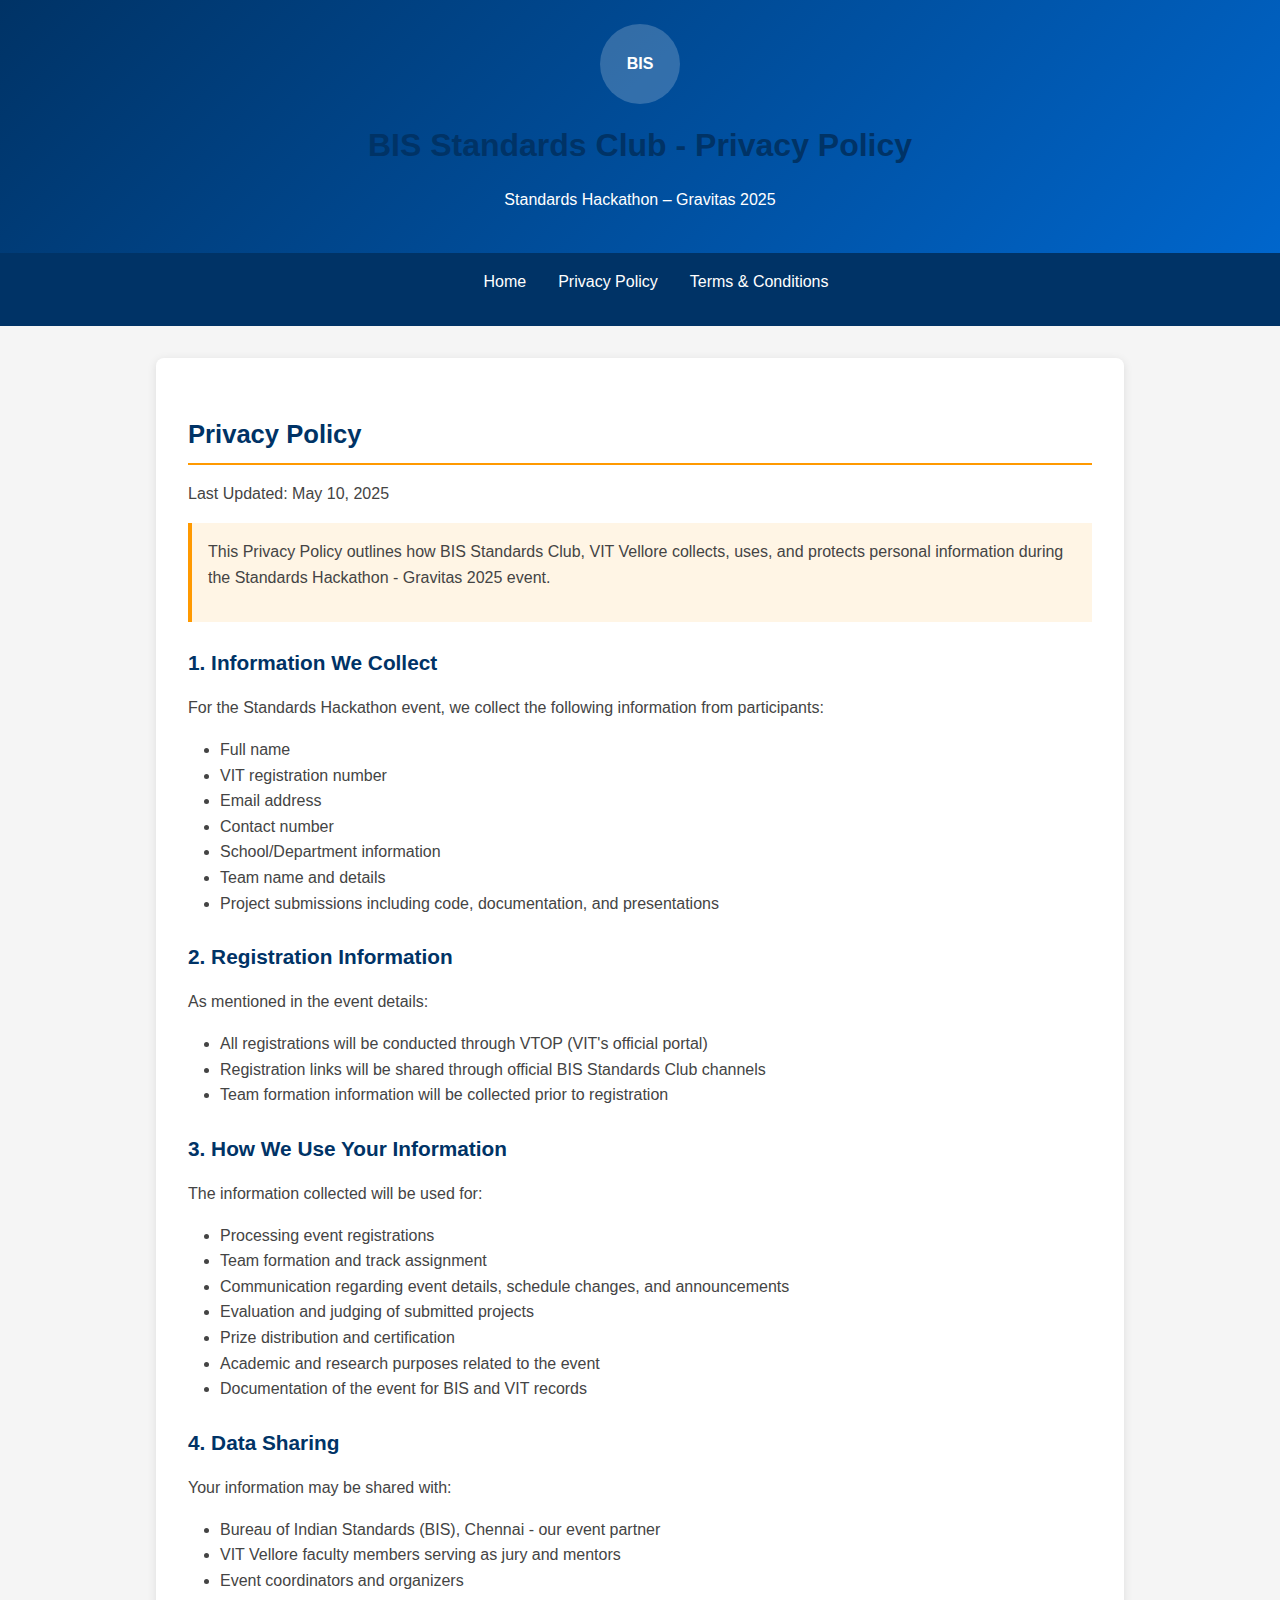
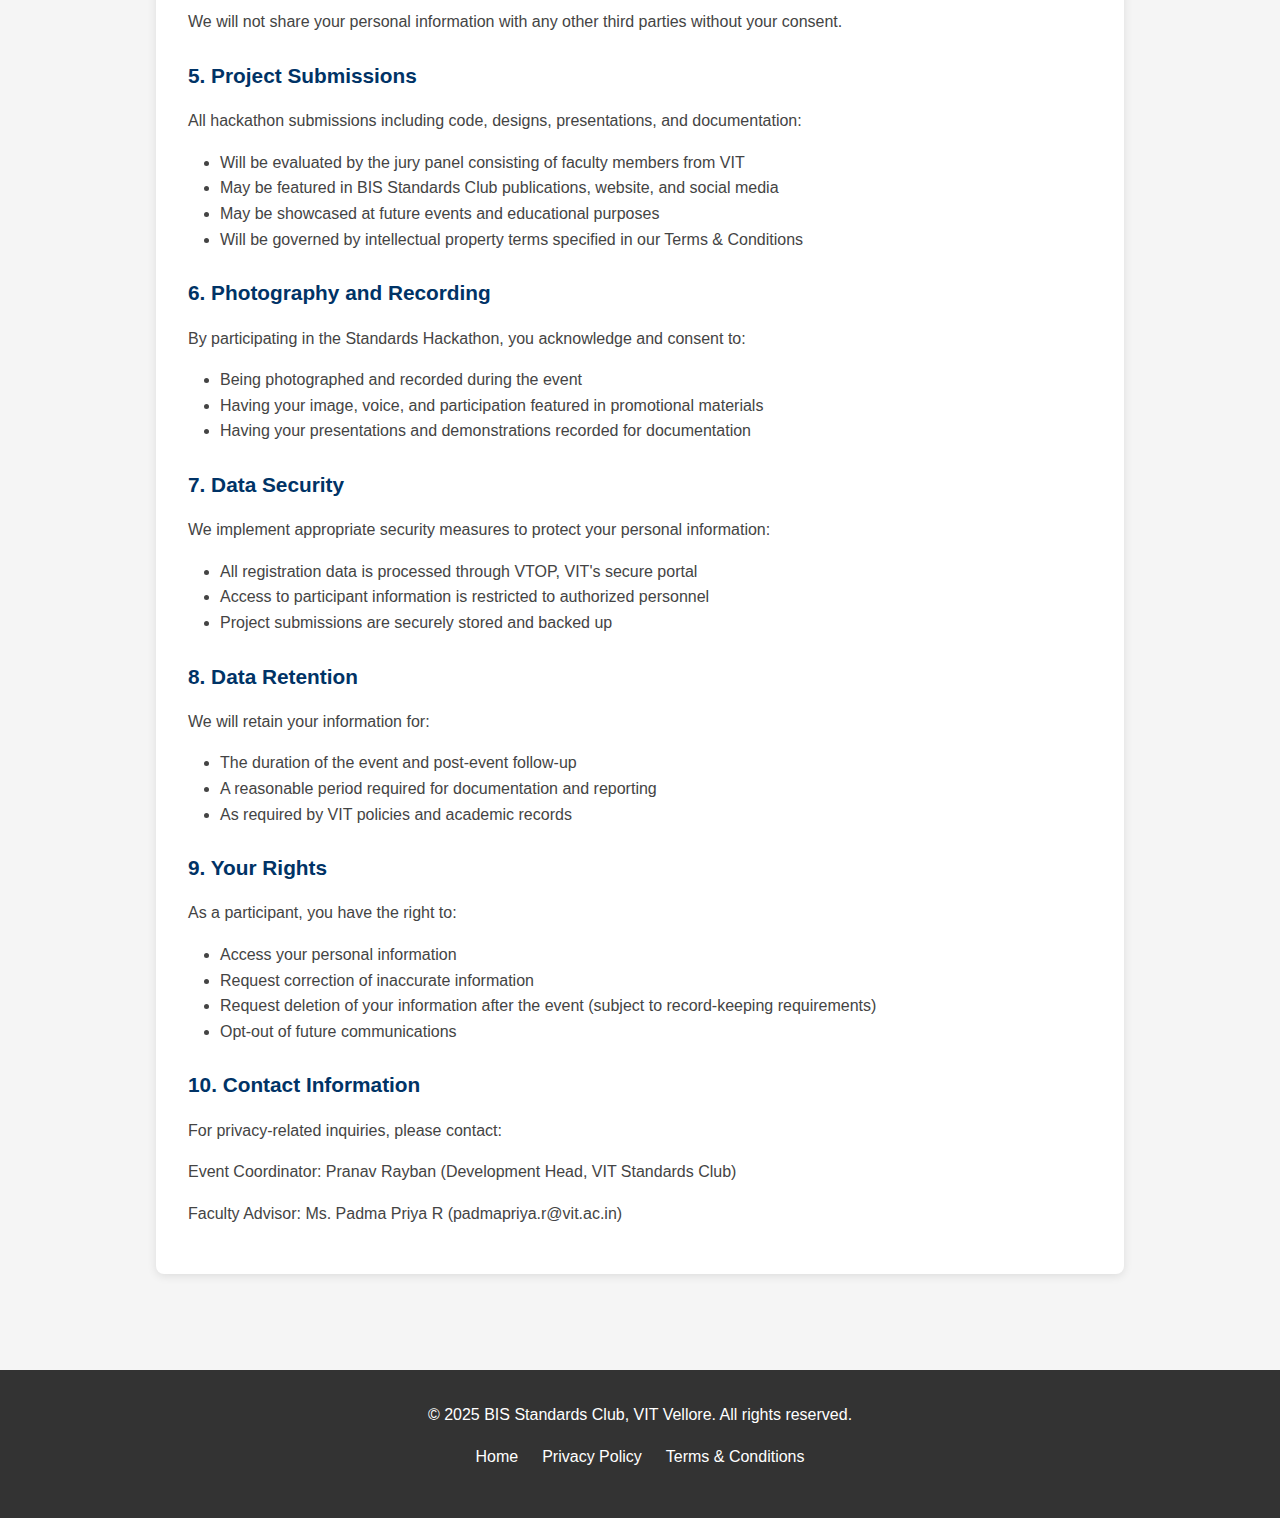
<file: privacy.html>
<!DOCTYPE html>
<html lang="en">
<head>
    <meta charset="UTF-8">
    <meta name="viewport" content="width=device-width, initial-scale=1.0">
    <title>BIS Standards Club - Privacy Policy</title>
    <style>
        :root {
            --primary: #003366;
            --secondary: #0066cc;
            --accent: #ff9900;
            --light: #f5f5f5;
            --dark: #333333;
            --text: #444444;
        }
        
        * {
            margin: 0;
            padding: 0;
            box-sizing: border-box;
            font-family: 'Segoe UI', Tahoma, Geneva, Verdana, sans-serif;
        }
        
        body {
            background-color: var(--light);
            color: var(--text);
            line-height: 1.6;
        }
        
        header {
            background: linear-gradient(135deg, var(--primary), var(--secondary));
            color: white;
            padding: 1.5rem 1rem;
            text-align: center;
            position: relative;
        }
        
        .logo-placeholder {
            background-color: rgba(255, 255, 255, 0.2);
            width: 80px;
            height: 80px;
            border-radius: 50%;
            display: flex;
            align-items: center;
            justify-content: center;
            margin: 0 auto 1rem;
            font-weight: bold;
            font-size: 1rem;
        }
        
        nav {
            background-color: var(--primary);
            padding: 0.5rem 1rem;
        }
        
        nav ul {
            list-style: none;
            display: flex;
            justify-content: center;
            flex-wrap: wrap;
        }
        
        nav li {
            margin: 0.5rem 1rem;
        }
        
        nav a {
            color: white;
            text-decoration: none;
            font-weight: 500;
            transition: color 0.3s;
        }
        
        nav a:hover {
            color: var(--accent);
        }
        
        .container {
            max-width: 1000px;
            margin: 0 auto;
            padding: 2rem 1rem;
        }
        
        .section {
            background-color: white;
            border-radius: 8px;
            box-shadow: 0 2px 10px rgba(0, 0, 0, 0.1);
            padding: 2rem;
            margin-bottom: 2rem;
        }
        
        h1, h2, h3 {
            color: var(--primary);
            margin-bottom: 1rem;
        }
        
        h1 {
            font-size: 2rem;
            text-align: center;
        }
        
        h2 {
            font-size: 1.6rem;
            border-bottom: 2px solid var(--accent);
            padding-bottom: 0.5rem;
            margin-top: 1.5rem;
        }
        
        h3 {
            font-size: 1.3rem;
            margin-top: 1.5rem;
        }
        
        p, ul, ol {
            margin-bottom: 1rem;
        }
        
        ul, ol {
            padding-left: 2rem;
        }
        
        .highlight {
            background-color: rgba(255, 153, 0, 0.1);
            border-left: 4px solid var(--accent);
            padding: 1rem;
            margin: 1rem 0;
        }
        
        footer {
            background-color: var(--dark);
            color: white;
            text-align: center;
            padding: 2rem 1rem;
            margin-top: 2rem;
        }
        
        .footer-links {
            display: flex;
            justify-content: center;
            gap: 1.5rem;
            margin: 1rem 0;
        }
        
        .footer-links a {
            color: white;
            text-decoration: none;
        }
        
        .footer-links a:hover {
            color: var(--accent);
            text-decoration: underline;
        }
        
        .mobile-menu-btn {
            display: none;
            background: none;
            border: none;
            color: white;
            font-size: 1.5rem;
            cursor: pointer;
            position: absolute;
            top: 1rem;
            right: 1rem;
        }
        
        @media screen and (max-width: 768px) {
            .mobile-menu-btn {
                display: block;
            }
            
            nav ul {
                display: none;
                flex-direction: column;
                align-items: center;
            }
            
            nav ul.show {
                display: flex;
            }
            
            h1 {
                font-size: 1.8rem;
            }
            
            h2 {
                font-size: 1.4rem;
            }
            
            h3 {
                font-size: 1.2rem;
            }
            
            .section {
                padding: 1.5rem;
            }
        }
    </style>
</head>
<body>
    <header>
        <button class="mobile-menu-btn" id="mobileMenuBtn">☰</button>
        <div class="logo-placeholder">BIS</div>
        <h1>BIS Standards Club - Privacy Policy</h1>
        <p>Standards Hackathon – Gravitas 2025</p>
    </header>
    
    <nav id="mainNav">
        <ul id="navMenu">
            <li><a href="index.html">Home</a></li>
            <li><a href="privacy.html">Privacy Policy</a></li>
            <li><a href="terms.html">Terms & Conditions</a></li>
        </ul>
    </nav>
    
    <div class="container">
        <section class="section">
            <h2>Privacy Policy</h2>
            <p>Last Updated: May 10, 2025</p>
            
            <div class="highlight">
                <p>This Privacy Policy outlines how BIS Standards Club, VIT Vellore collects, uses, and protects personal information during the Standards Hackathon - Gravitas 2025 event.</p>
            </div>
            
            <h3>1. Information We Collect</h3>
            <p>For the Standards Hackathon event, we collect the following information from participants:</p>
            <ul>
                <li>Full name</li>
                <li>VIT registration number</li>
                <li>Email address</li>
                <li>Contact number</li>
                <li>School/Department information</li>
                <li>Team name and details</li>
                <li>Project submissions including code, documentation, and presentations</li>
            </ul>
            
            <h3>2. Registration Information</h3>
            <p>As mentioned in the event details:</p>
            <ul>
                <li>All registrations will be conducted through VTOP (VIT's official portal)</li>
                <li>Registration links will be shared through official BIS Standards Club channels</li>
                <li>Team formation information will be collected prior to registration</li>
            </ul>
            
            <h3>3. How We Use Your Information</h3>
            <p>The information collected will be used for:</p>
            <ul>
                <li>Processing event registrations</li>
                <li>Team formation and track assignment</li>
                <li>Communication regarding event details, schedule changes, and announcements</li>
                <li>Evaluation and judging of submitted projects</li>
                <li>Prize distribution and certification</li>
                <li>Academic and research purposes related to the event</li>
                <li>Documentation of the event for BIS and VIT records</li>
            </ul>
            
            <h3>4. Data Sharing</h3>
            <p>Your information may be shared with:</p>
            <ul>
                <li>Bureau of Indian Standards (BIS), Chennai - our event partner</li>
                <li>VIT Vellore faculty members serving as jury and mentors</li>
                <li>Event coordinators and organizers</li>
            </ul>
            <p>We will not share your personal information with any other third parties without your consent.</p>
            
            <h3>5. Project Submissions</h3>
            <p>All hackathon submissions including code, designs, presentations, and documentation:</p>
            <ul>
                <li>Will be evaluated by the jury panel consisting of faculty members from VIT</li>
                <li>May be featured in BIS Standards Club publications, website, and social media</li>
                <li>May be showcased at future events and educational purposes</li>
                <li>Will be governed by intellectual property terms specified in our Terms & Conditions</li>
            </ul>
            
            <h3>6. Photography and Recording</h3>
            <p>By participating in the Standards Hackathon, you acknowledge and consent to:</p>
            <ul>
                <li>Being photographed and recorded during the event</li>
                <li>Having your image, voice, and participation featured in promotional materials</li>
                <li>Having your presentations and demonstrations recorded for documentation</li>
            </ul>
            
            <h3>7. Data Security</h3>
            <p>We implement appropriate security measures to protect your personal information:</p>
            <ul>
                <li>All registration data is processed through VTOP, VIT's secure portal</li>
                <li>Access to participant information is restricted to authorized personnel</li>
                <li>Project submissions are securely stored and backed up</li>
            </ul>
            
            <h3>8. Data Retention</h3>
            <p>We will retain your information for:</p>
            <ul>
                <li>The duration of the event and post-event follow-up</li>
                <li>A reasonable period required for documentation and reporting</li>
                <li>As required by VIT policies and academic records</li>
            </ul>
            
            <h3>9. Your Rights</h3>
            <p>As a participant, you have the right to:</p>
            <ul>
                <li>Access your personal information</li>
                <li>Request correction of inaccurate information</li>
                <li>Request deletion of your information after the event (subject to record-keeping requirements)</li>
                <li>Opt-out of future communications</li>
            </ul>
            
            <h3>10. Contact Information</h3>
            <p>For privacy-related inquiries, please contact:</p>
            <p>Event Coordinator: Pranav Rayban (Development Head, VIT Standards Club)</p>
            <p>Faculty Advisor: Ms. Padma Priya R (padmapriya.r@vit.ac.in)</p>
        </section>
    </div>
    
    <footer>
        <p>© 2025 BIS Standards Club, VIT Vellore. All rights reserved.</p>
        <div class="footer-links">
            <a href="index.html">Home</a>
            <a href="privacy.html">Privacy Policy</a>
            <a href="terms.html">Terms & Conditions</a>
        </div>
    </footer>
    
    <script>
        // Mobile menu toggle
        document.getElementById('mobileMenuBtn').addEventListener('click', function() {
            document.getElementById('navMenu').classList.toggle('show');
        });
        
        // Close menu when clicking outside
        document.addEventListener('click', function(event) {
            const nav = document.getElementById('mainNav');
            const mobileBtn = document.getElementById('mobileMenuBtn');
            
            if (!nav.contains(event.target) && event.target !== mobileBtn) {
                document.getElementById('navMenu').classList.remove('show');
            }
        });
    </script>
</body>
</html>
</file>
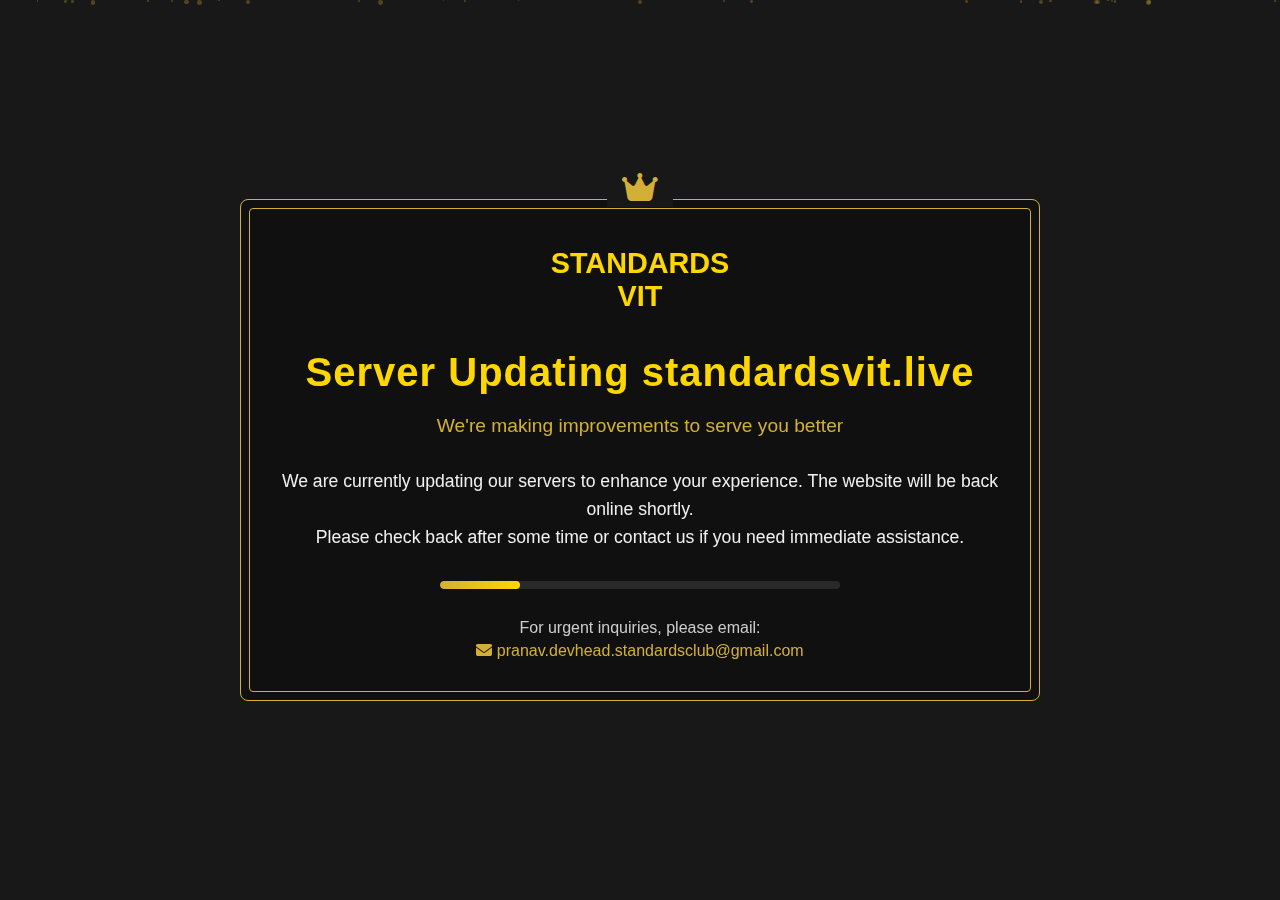
<file: server.html>
<!DOCTYPE html>
<html lang="en">
<head>
  <meta charset="UTF-8">
  <meta name="viewport" content="width=device-width, initial-scale=1.0">
  <title>Server Updating - standardsvit.live</title>
  <link rel="stylesheet" href="https://cdnjs.cloudflare.com/ajax/libs/font-awesome/6.4.0/css/all.min.css">
  <style>
    :root {
      --gold: #d4af37;
      --gold-light: #ffd700;
      --dark: #181818;
      --darker: #111111;
      --text-light: #f0f0f0;
      --text-muted: #cccccc;
    }
    
    * {
      margin: 0;
      padding: 0;
      box-sizing: border-box;
      font-family: 'Segoe UI', Tahoma, Geneva, Verdana, sans-serif;
    }
    
    body {
      background-color: var(--dark);
      color: var(--text-light);
      min-height: 100vh;
      display: flex;
      flex-direction: column;
      align-items: center;
      justify-content: center;
      padding: 20px;
      overflow-x: hidden;
    }
    
    .container {
      max-width: 800px;
      width: 100%;
      text-align: center;
      position: relative;
      padding: 40px 20px;
      border: 1px solid var(--gold);
      border-radius: 8px;
      background-color: rgba(0,0,0,0.3);
    }
    
    .container::before {
      content: "";
      position: absolute;
      top: 0;
      left: 0;
      right: 0;
      bottom: 0;
      border: 1px solid var(--gold);
      margin: 8px;
      pointer-events: none;
      border-radius: 4px;
    }

    .logo-container {
      margin-bottom: 30px;
      position: relative;
    }

    .logo {
      width: 200px;
      height: auto;
      margin-bottom: 10px;
    }

    h1 {
      color: var(--gold-light);
      font-size: 2.5rem;
      margin-bottom: 20px;
      letter-spacing: 1px;
    }
    
    .subtitle {
      color: var(--gold);
      font-size: 1.2rem;
      margin-bottom: 30px;
      font-weight: normal;
    }
    
    .message {
      margin-bottom: 30px;
      line-height: 1.6;
      font-size: 1.1rem;
    }
    
    .loader {
      display: flex;
      justify-content: center;
      margin: 30px 0;
    }
    
    .loading-bar {
      width: 80%;
      max-width: 400px;
      height: 8px;
      background-color: rgba(255,255,255,0.1);
      border-radius: 4px;
      overflow: hidden;
      position: relative;
    }
    
    .progress {
      height: 100%;
      background: linear-gradient(90deg, var(--gold), var(--gold-light));
      border-radius: 4px;
      width: 20%;
      position: absolute;
      animation: loading 2s infinite ease-in-out;
    }
    
    @keyframes loading {
      0% {
        left: -30%;
        width: 30%;
      }
      50% {
        width: 30%;
      }
      70% {
        width: 70%;
      }
      80% {
        left: 50%;
      }
      95% {
        left: 120%;
      }
      100% {
        left: 100%;
      }
    }
    
    .contact {
      margin-top: 20px;
    }
    
    .contact p {
      color: var(--text-muted);
      margin-bottom: 5px;
    }
    
    .email {
      color: var(--gold);
      text-decoration: none;
      position: relative;
      transition: all 0.3s;
      font-weight: 500;
    }
    
    .email:hover {
      color: var(--gold-light);
    }
    
    .social-icons {
      margin-top: 30px;
    }
    
    .social-icon {
      color: var(--gold);
      font-size: 1.5rem;
      margin: 0 10px;
      transition: transform 0.3s, color 0.3s;
    }
    
    .social-icon:hover {
      color: var(--gold-light);
      transform: translateY(-3px);
    }
    
    footer {
      margin-top: 40px;
      color: var(--text-muted);
      font-size: 0.9rem;
    }
    
    .crown-icon {
      position: absolute;
      top: -30px;
      left: 50%;
      transform: translateX(-50%);
      color: var(--gold);
      font-size: 2rem;
      background-color: var(--dark);
      padding: 0 15px;
    }
    
    /* Particles */
    .particles {
      position: fixed;
      top: 0;
      left: 0;
      width: 100%;
      height: 100%;
      z-index: -1;
      overflow: hidden;
    }
    
    .particle {
      position: absolute;
      background-color: var(--gold);
      width: 3px;
      height: 3px;
      border-radius: 50%;
      opacity: 0.3;
      animation: rise 15s infinite linear;
    }
    
    @keyframes rise {
      0% {
        transform: translateY(100vh) translateX(0);
        opacity: 0;
      }
      20% {
        opacity: 0.5;
      }
      80% {
        opacity: 0.5;
      }
      100% {
        transform: translateY(-100px) translateX(100px);
        opacity: 0;
      }
    }
    
    /* Responsive styles */
    @media (max-width: 768px) {
      h1 {
        font-size: 2rem;
      }
      
      .subtitle {
        font-size: 1rem;
      }
      
      .crown-icon {
        font-size: 1.6rem;
      }
    }
    
    @media (max-width: 480px) {
      .container {
        padding: 30px 15px;
      }
      
      h1 {
        font-size: 1.5rem;
      }
      
      .message {
        font-size: 0.95rem;
      }
      
      .loading-bar {
        height: 6px;
      }
    }
  </style>
</head>
<body>
  <!-- Particles Background -->
  <div class="particles" id="particles"></div>

  <div class="container">
    <div class="crown-icon">
      <i class="fas fa-crown"></i>
    </div>
    
    <div class="logo-container">
      <!-- Placeholder for logo image -->
      <div style="width: 200px; height: 80px; margin: 0 auto; display: flex; justify-content: center; align-items: center;">
        <span style="color: var(--gold-light); font-size: 1.8rem; font-weight: bold;">STANDARDS VIT</span>
      </div>
    </div>
    
    <h1>Server Updating standardsvit.live</h1>
    <p class="subtitle">We're making improvements to serve you better</p>
    
    <div class="message">
      <p>We are currently updating our servers to enhance your experience. The website will be back online shortly.</p>
      <p>Please check back after some time or contact us if you need immediate assistance.</p>
    </div>
    
    <div class="loader">
      <div class="loading-bar">
        <div class="progress"></div>
      </div>
    </div>
    
    <div class="contact">
      <p>For urgent inquiries, please email:</p>
      <a href="mailto:pranav.devhead.standardsclub@gmail.com" class="email">
        <i class="fas fa-envelope"></i> pranav.devhead.standardsclub@gmail.com
      </a>
    </div>
    
  </div>
  
  
  <script>
    // Create particles
    const particlesContainer = document.getElementById('particles');
    const particleCount = 30;
    
    for (let i = 0; i < particleCount; i++) {
      const particle = document.createElement('div');
      particle.classList.add('particle');
      
      // Random positioning
      const size = Math.random() * 4 + 1;
      particle.style.width = size + 'px';
      particle.style.height = size + 'px';
      particle.style.left = Math.random() * 100 + 'vw';
      
      // Random animation delay
      particle.style.animationDelay = Math.random() * 15 + 's';
      particle.style.animationDuration = Math.random() * 10 + 10 + 's';
      
      particlesContainer.appendChild(particle);
    }
  </script>
</body>
</html>
</file>
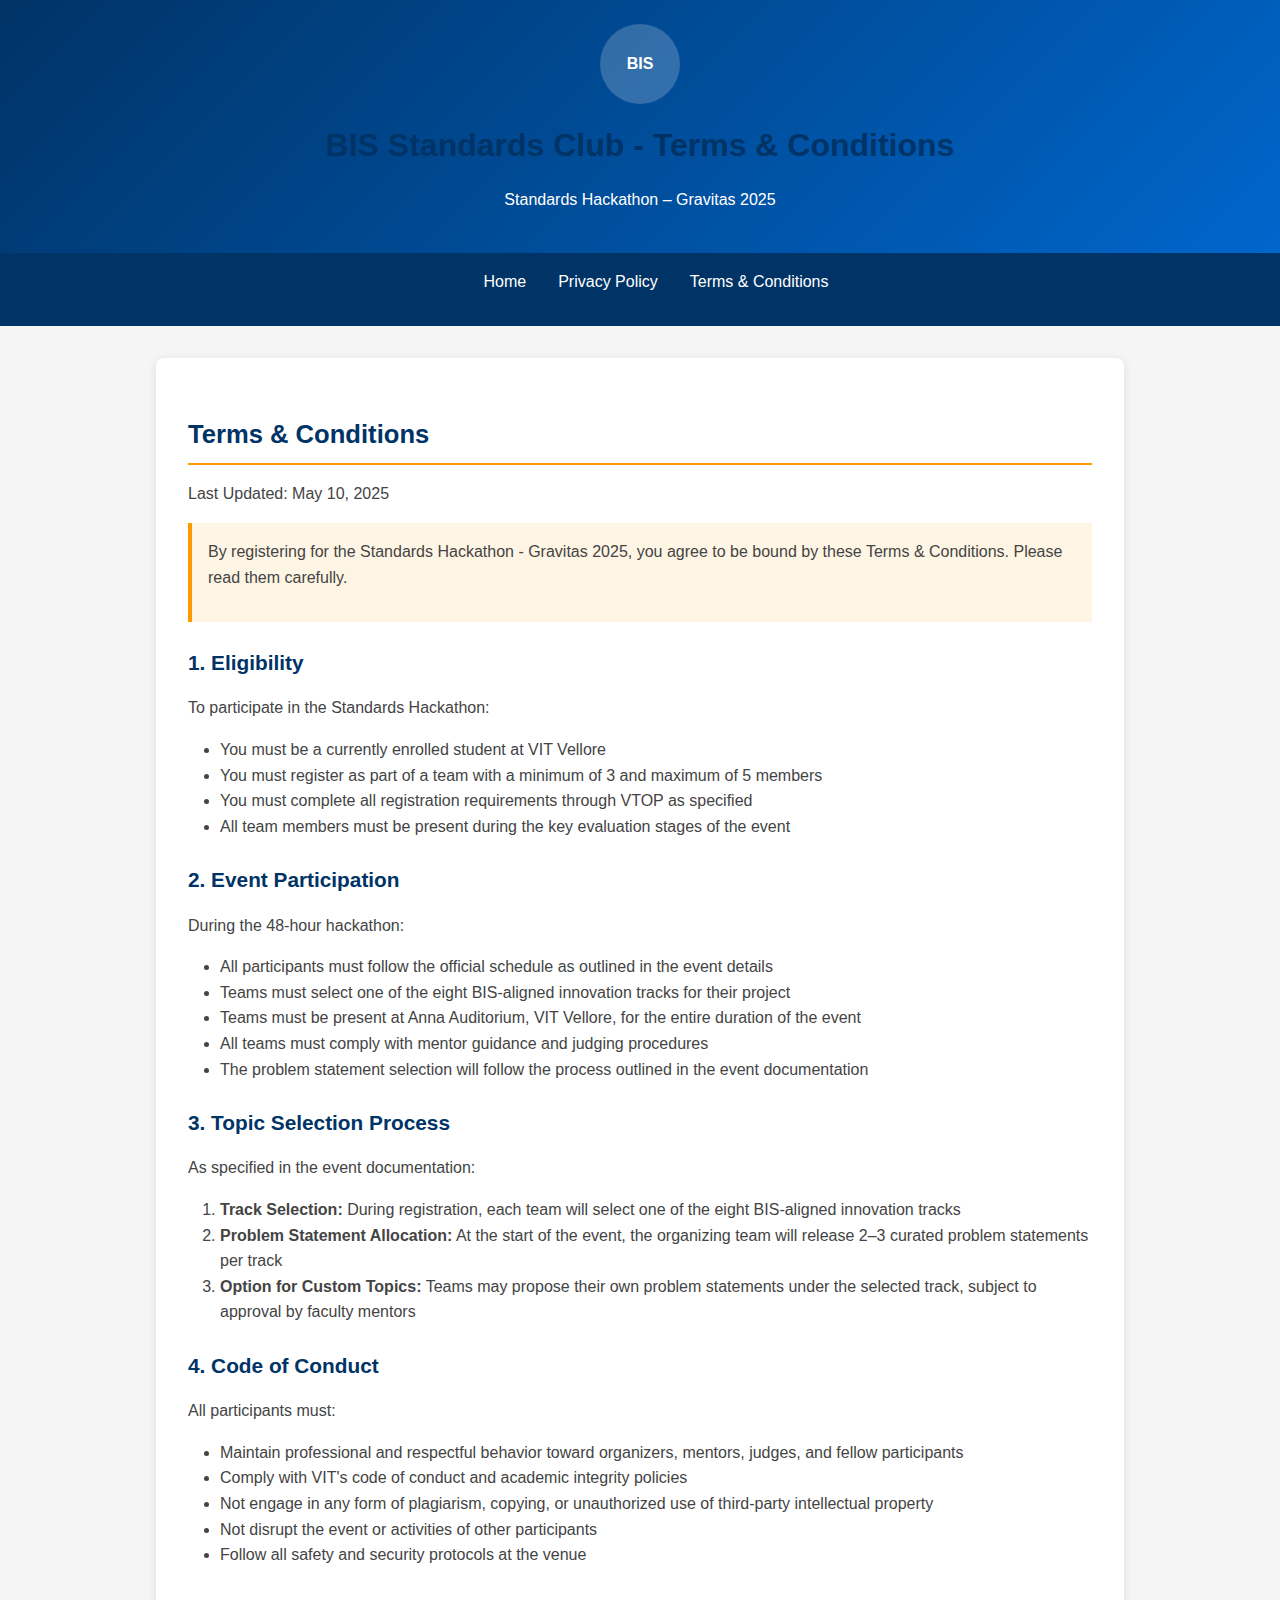
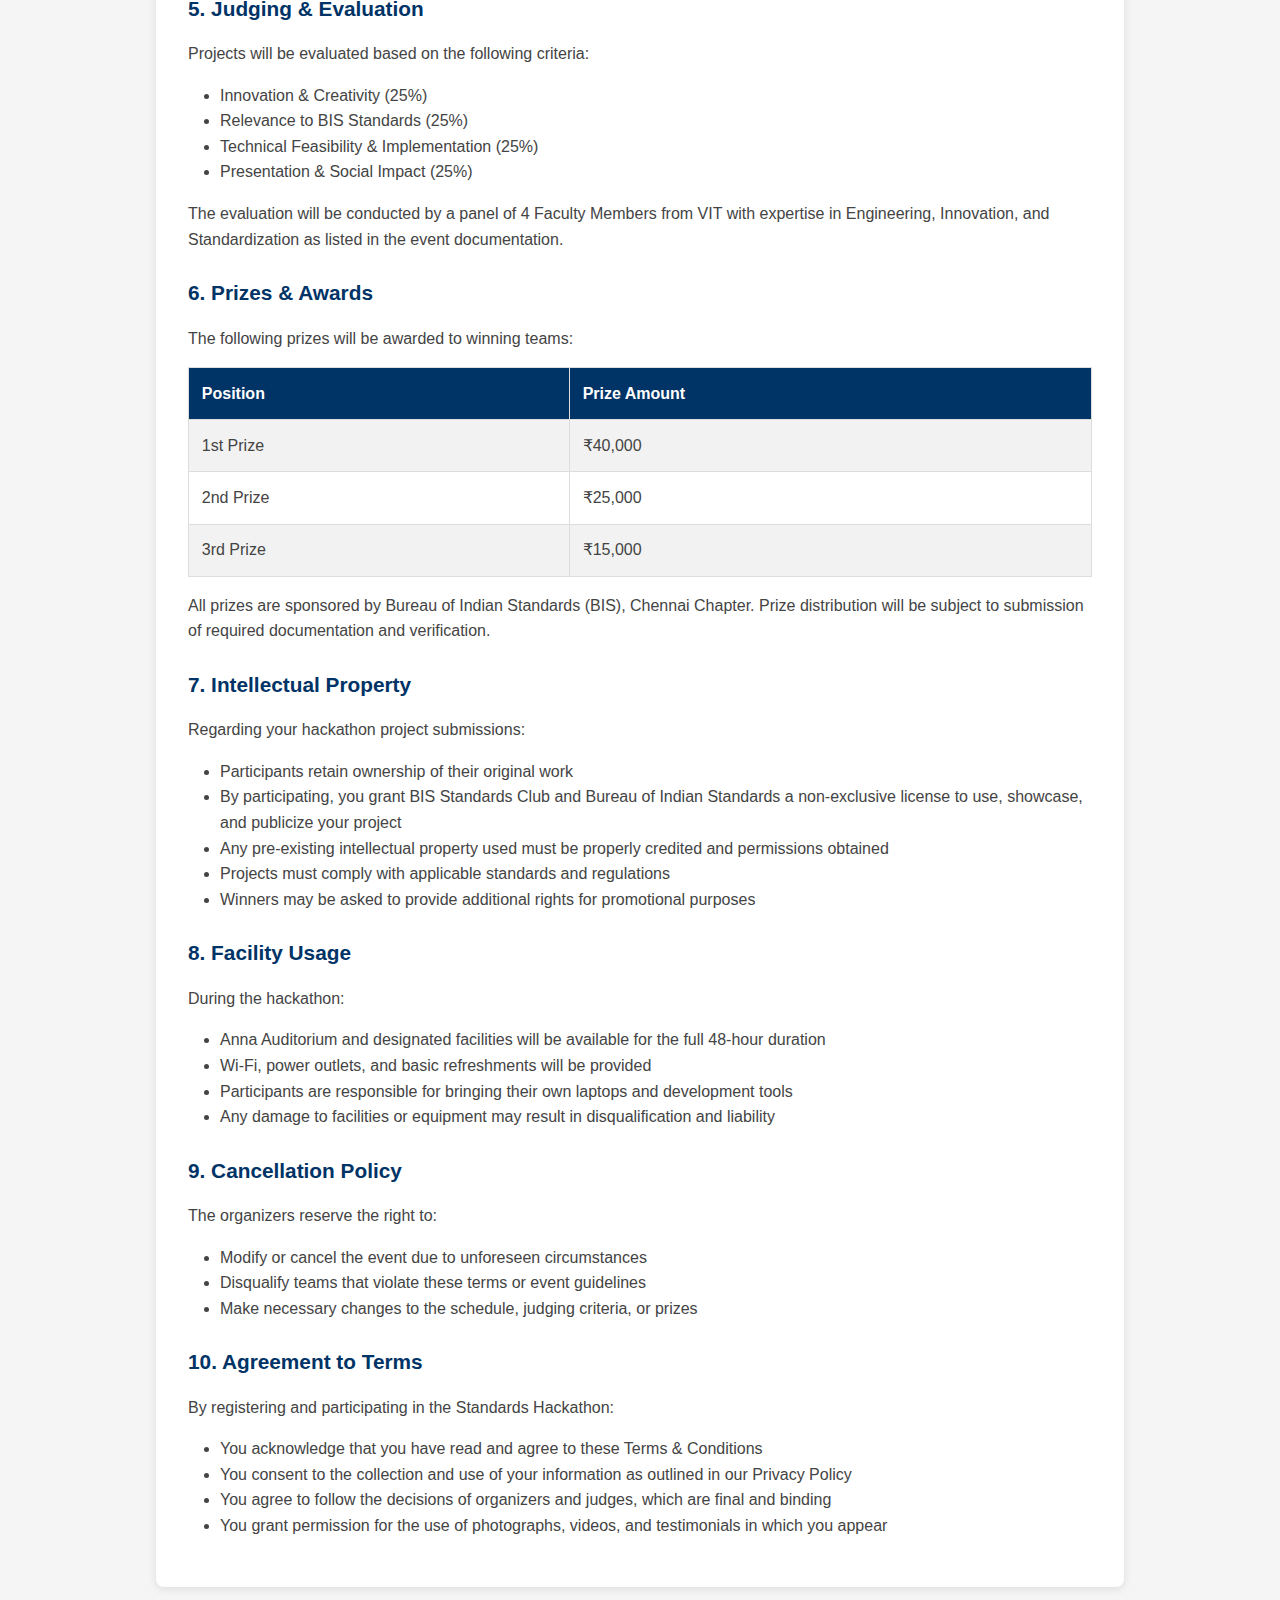
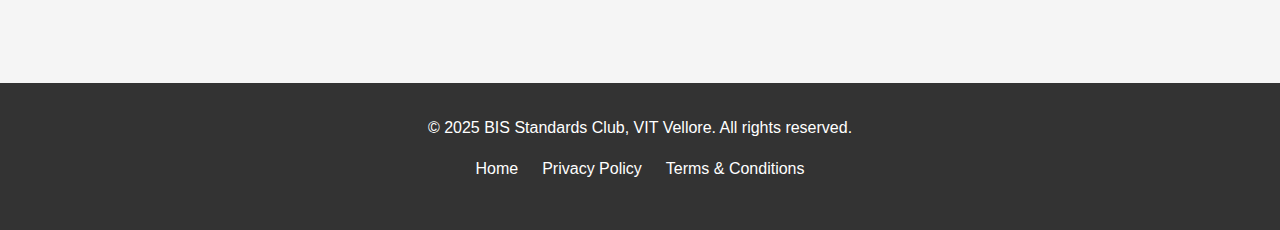
<file: terms.html>
<!DOCTYPE html>
<html lang="en">
<head>
    <meta charset="UTF-8">
    <meta name="viewport" content="width=device-width, initial-scale=1.0">
    <title>BIS Standards Club - Terms & Conditions</title>
    <style>
        :root {
            --primary: #003366;
            --secondary: #0066cc;
            --accent: #ff9900;
            --light: #f5f5f5;
            --dark: #333333;
            --text: #444444;
        }
        
        * {
            margin: 0;
            padding: 0;
            box-sizing: border-box;
            font-family: 'Segoe UI', Tahoma, Geneva, Verdana, sans-serif;
        }
        
        body {
            background-color: var(--light);
            color: var(--text);
            line-height: 1.6;
        }
        
        header {
            background: linear-gradient(135deg, var(--primary), var(--secondary));
            color: white;
            padding: 1.5rem 1rem;
            text-align: center;
            position: relative;
        }
        
        .logo-placeholder {
            background-color: rgba(255, 255, 255, 0.2);
            width: 80px;
            height: 80px;
            border-radius: 50%;
            display: flex;
            align-items: center;
            justify-content: center;
            margin: 0 auto 1rem;
            font-weight: bold;
            font-size: 1rem;
        }
        
        nav {
            background-color: var(--primary);
            padding: 0.5rem 1rem;
        }
        
        nav ul {
            list-style: none;
            display: flex;
            justify-content: center;
            flex-wrap: wrap;
        }
        
        nav li {
            margin: 0.5rem 1rem;
        }
        
        nav a {
            color: white;
            text-decoration: none;
            font-weight: 500;
            transition: color 0.3s;
        }
        
        nav a:hover {
            color: var(--accent);
        }
        
        .container {
            max-width: 1000px;
            margin: 0 auto;
            padding: 2rem 1rem;
        }
        
        .section {
            background-color: white;
            border-radius: 8px;
            box-shadow: 0 2px 10px rgba(0, 0, 0, 0.1);
            padding: 2rem;
            margin-bottom: 2rem;
        }
        
        h1, h2, h3 {
            color: var(--primary);
            margin-bottom: 1rem;
        }
        
        h1 {
            font-size: 2rem;
            text-align: center;
        }
        
        h2 {
            font-size: 1.6rem;
            border-bottom: 2px solid var(--accent);
            padding-bottom: 0.5rem;
            margin-top: 1.5rem;
        }
        
        h3 {
            font-size: 1.3rem;
            margin-top: 1.5rem;
        }
        
        p, ul, ol {
            margin-bottom: 1rem;
        }
        
        ul, ol {
            padding-left: 2rem;
        }
        
        .highlight {
            background-color: rgba(255, 153, 0, 0.1);
            border-left: 4px solid var(--accent);
            padding: 1rem;
            margin: 1rem 0;
        }
        
        table {
            width: 100%;
            border-collapse: collapse;
            margin: 1rem 0;
        }
        
        table, th, td {
            border: 1px solid #ddd;
        }
        
        th, td {
            padding: 0.8rem;
            text-align: left;
        }
        
        th {
            background-color: var(--primary);
            color: white;
        }
        
        tr:nth-child(even) {
            background-color: #f2f2f2;
        }
        
        footer {
            background-color: var(--dark);
            color: white;
            text-align: center;
            padding: 2rem 1rem;
            margin-top: 2rem;
        }
        
        .footer-links {
            display: flex;
            justify-content: center;
            gap: 1.5rem;
            margin: 1rem 0;
        }
        
        .footer-links a {
            color: white;
            text-decoration: none;
        }
        
        .footer-links a:hover {
            color: var(--accent);
            text-decoration: underline;
        }
        
        .mobile-menu-btn {
            display: none;
            background: none;
            border: none;
            color: white;
            font-size: 1.5rem;
            cursor: pointer;
            position: absolute;
            top: 1rem;
            right: 1rem;
        }
        
        @media screen and (max-width: 768px) {
            .mobile-menu-btn {
                display: block;
            }
            
            nav ul {
                display: none;
                flex-direction: column;
                align-items: center;
            }
            
            nav ul.show {
                display: flex;
            }
            
            h1 {
                font-size: 1.8rem;
            }
            
            h2 {
                font-size: 1.4rem;
            }
            
            h3 {
                font-size: 1.2rem;
            }
            
            .section {
                padding: 1.5rem;
            }
            
            table {
                font-size: 0.9rem;
            }
        }
    </style>
</head>
<body>
    <header>
        <button class="mobile-menu-btn" id="mobileMenuBtn">☰</button>
        <div class="logo-placeholder">BIS</div>
        <h1>BIS Standards Club - Terms & Conditions</h1>
        <p>Standards Hackathon – Gravitas 2025</p>
    </header>
    
    <nav id="mainNav">
        <ul id="navMenu">
            <li><a href="index.html">Home</a></li>
            <li><a href="privacy.html">Privacy Policy</a></li>
            <li><a href="terms.html">Terms & Conditions</a></li>
        </ul>
    </nav>
    
    <div class="container">
        <section class="section">
            <h2>Terms & Conditions</h2>
            <p>Last Updated: May 10, 2025</p>
            
            <div class="highlight">
                <p>By registering for the Standards Hackathon - Gravitas 2025, you agree to be bound by these Terms & Conditions. Please read them carefully.</p>
            </div>
            
            <h3>1. Eligibility</h3>
            <p>To participate in the Standards Hackathon:</p>
            <ul>
                <li>You must be a currently enrolled student at VIT Vellore</li>
                <li>You must register as part of a team with a minimum of 3 and maximum of 5 members</li>
                <li>You must complete all registration requirements through VTOP as specified</li>
                <li>All team members must be present during the key evaluation stages of the event</li>
            </ul>
            
            <h3>2. Event Participation</h3>
            <p>During the 48-hour hackathon:</p>
            <ul>
                <li>All participants must follow the official schedule as outlined in the event details</li>
                <li>Teams must select one of the eight BIS-aligned innovation tracks for their project</li>
                <li>Teams must be present at Anna Auditorium, VIT Vellore, for the entire duration of the event</li>
                <li>All teams must comply with mentor guidance and judging procedures</li>
                <li>The problem statement selection will follow the process outlined in the event documentation</li>
            </ul>
            
            <h3>3. Topic Selection Process</h3>
            <p>As specified in the event documentation:</p>
            <ol>
                <li><strong>Track Selection:</strong> During registration, each team will select one of the eight BIS-aligned innovation tracks</li>
                <li><strong>Problem Statement Allocation:</strong> At the start of the event, the organizing team will release 2–3 curated problem statements per track</li>
                <li><strong>Option for Custom Topics:</strong> Teams may propose their own problem statements under the selected track, subject to approval by faculty mentors</li>
            </ol>
            
            <h3>4. Code of Conduct</h3>
            <p>All participants must:</p>
            <ul>
                <li>Maintain professional and respectful behavior toward organizers, mentors, judges, and fellow participants</li>
                <li>Comply with VIT's code of conduct and academic integrity policies</li>
                <li>Not engage in any form of plagiarism, copying, or unauthorized use of third-party intellectual property</li>
                <li>Not disrupt the event or activities of other participants</li>
                <li>Follow all safety and security protocols at the venue</li>
            </ul>
            
            <h3>5. Judging & Evaluation</h3>
            <p>Projects will be evaluated based on the following criteria:</p>
            <ul>
                <li>Innovation & Creativity (25%)</li>
                <li>Relevance to BIS Standards (25%)</li>
                <li>Technical Feasibility & Implementation (25%)</li>
                <li>Presentation & Social Impact (25%)</li>
            </ul>
            <p>The evaluation will be conducted by a panel of 4 Faculty Members from VIT with expertise in Engineering, Innovation, and Standardization as listed in the event documentation.</p>
            
            <h3>6. Prizes & Awards</h3>
            <p>The following prizes will be awarded to winning teams:</p>
            <table>
                <tr>
                    <th>Position</th>
                    <th>Prize Amount</th>
                </tr>
                <tr>
                    <td>1st Prize</td>
                    <td>₹40,000</td>
                </tr>
                <tr>
                    <td>2nd Prize</td>
                    <td>₹25,000</td>
                </tr>
                <tr>
                    <td>3rd Prize</td>
                    <td>₹15,000</td>
                </tr>
            </table>
            <p>All prizes are sponsored by Bureau of Indian Standards (BIS), Chennai Chapter. Prize distribution will be subject to submission of required documentation and verification.</p>
            
            <h3>7. Intellectual Property</h3>
            <p>Regarding your hackathon project submissions:</p>
            <ul>
                <li>Participants retain ownership of their original work</li>
                <li>By participating, you grant BIS Standards Club and Bureau of Indian Standards a non-exclusive license to use, showcase, and publicize your project</li>
                <li>Any pre-existing intellectual property used must be properly credited and permissions obtained</li>
                <li>Projects must comply with applicable standards and regulations</li>
                <li>Winners may be asked to provide additional rights for promotional purposes</li>
            </ul>
            
            <h3>8. Facility Usage</h3>
            <p>During the hackathon:</p>
            <ul>
                <li>Anna Auditorium and designated facilities will be available for the full 48-hour duration</li>
                <li>Wi-Fi, power outlets, and basic refreshments will be provided</li>
                <li>Participants are responsible for bringing their own laptops and development tools</li>
                <li>Any damage to facilities or equipment may result in disqualification and liability</li>
            </ul>
            
            <h3>9. Cancellation Policy</h3>
            <p>The organizers reserve the right to:</p>
            <ul>
                <li>Modify or cancel the event due to unforeseen circumstances</li>
                <li>Disqualify teams that violate these terms or event guidelines</li>
                <li>Make necessary changes to the schedule, judging criteria, or prizes</li>
            </ul>
            
            <h3>10. Agreement to Terms</h3>
            <p>By registering and participating in the Standards Hackathon:</p>
            <ul>
                <li>You acknowledge that you have read and agree to these Terms & Conditions</li>
                <li>You consent to the collection and use of your information as outlined in our Privacy Policy</li>
                <li>You agree to follow the decisions of organizers and judges, which are final and binding</li>
                <li>You grant permission for the use of photographs, videos, and testimonials in which you appear</li>
            </ul>
        </section>
    </div>
    
    <footer>
        <p>© 2025 BIS Standards Club, VIT Vellore. All rights reserved.</p>
        <div class="footer-links">
            <a href="index.html">Home</a>
            <a href="privacy.html">Privacy Policy</a>
            <a href="terms.html">Terms & Conditions</a>
        </div>
    </footer>
    
    <script>
        // Mobile menu toggle
        document.getElementById('mobileMenuBtn').addEventListener('click', function() {
            document.getElementById('navMenu').classList.toggle('show');
        });
        
        // Close menu when clicking outside
        document.addEventListener('click', function(event) {
            const nav = document.getElementById('mainNav');
            const mobileBtn = document.getElementById('mobileMenuBtn');
            
            if (!nav.contains(event.target) && event.target !== mobileBtn) {
                document.getElementById('navMenu').classList.remove('show');
            }
        });
    </script>
</body>
</html>
</file>
